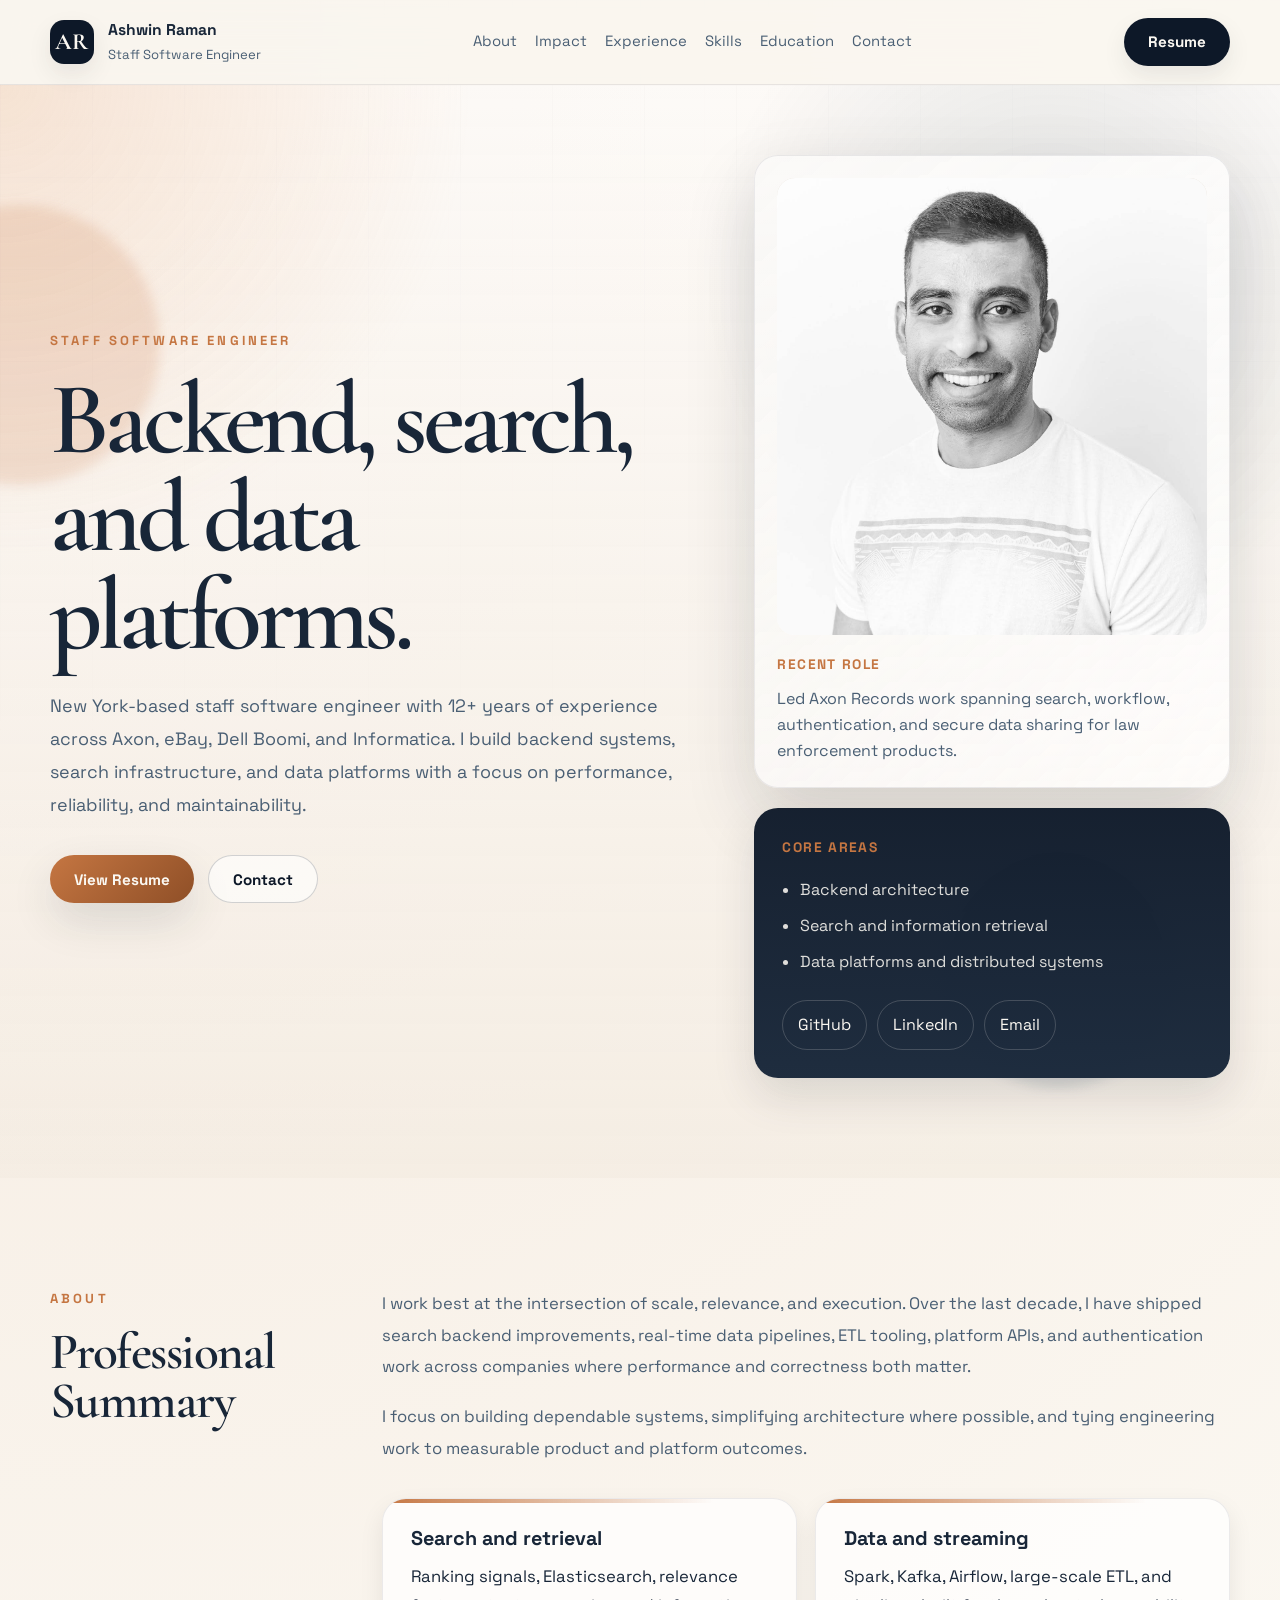
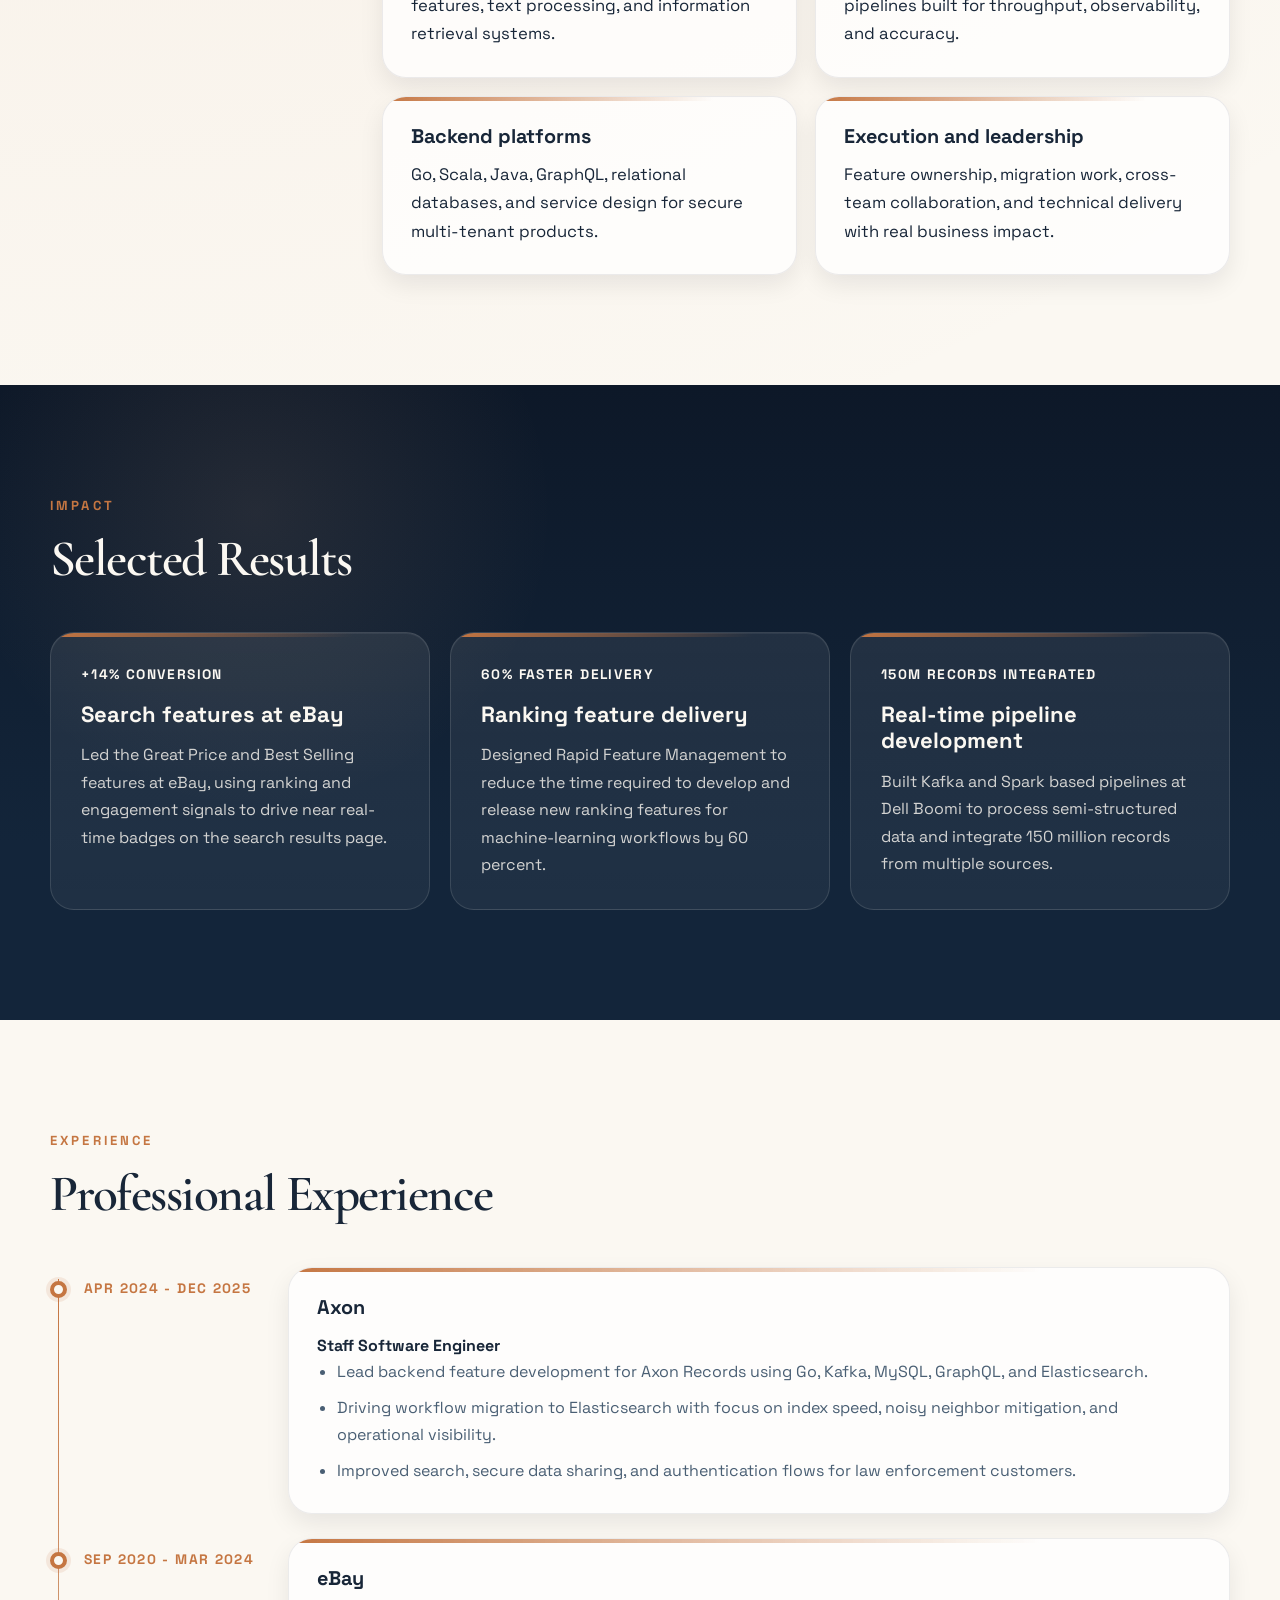
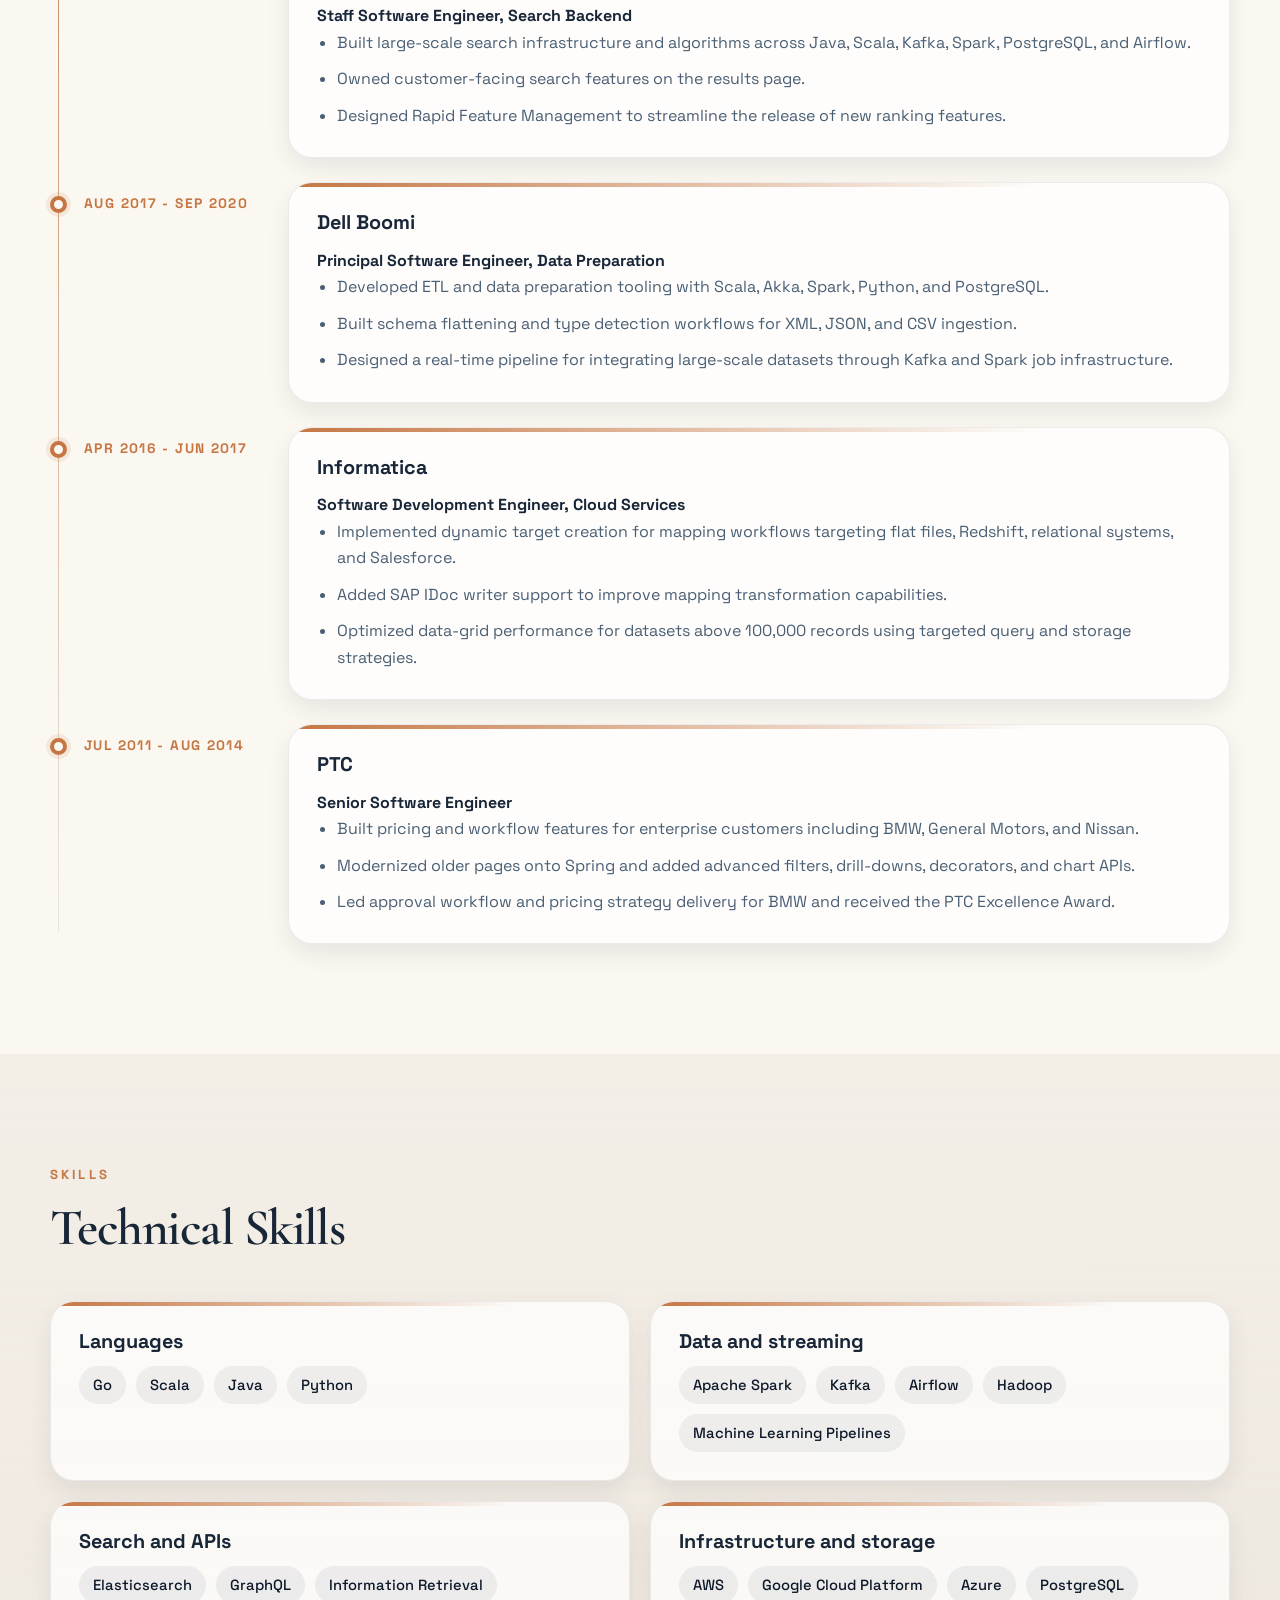
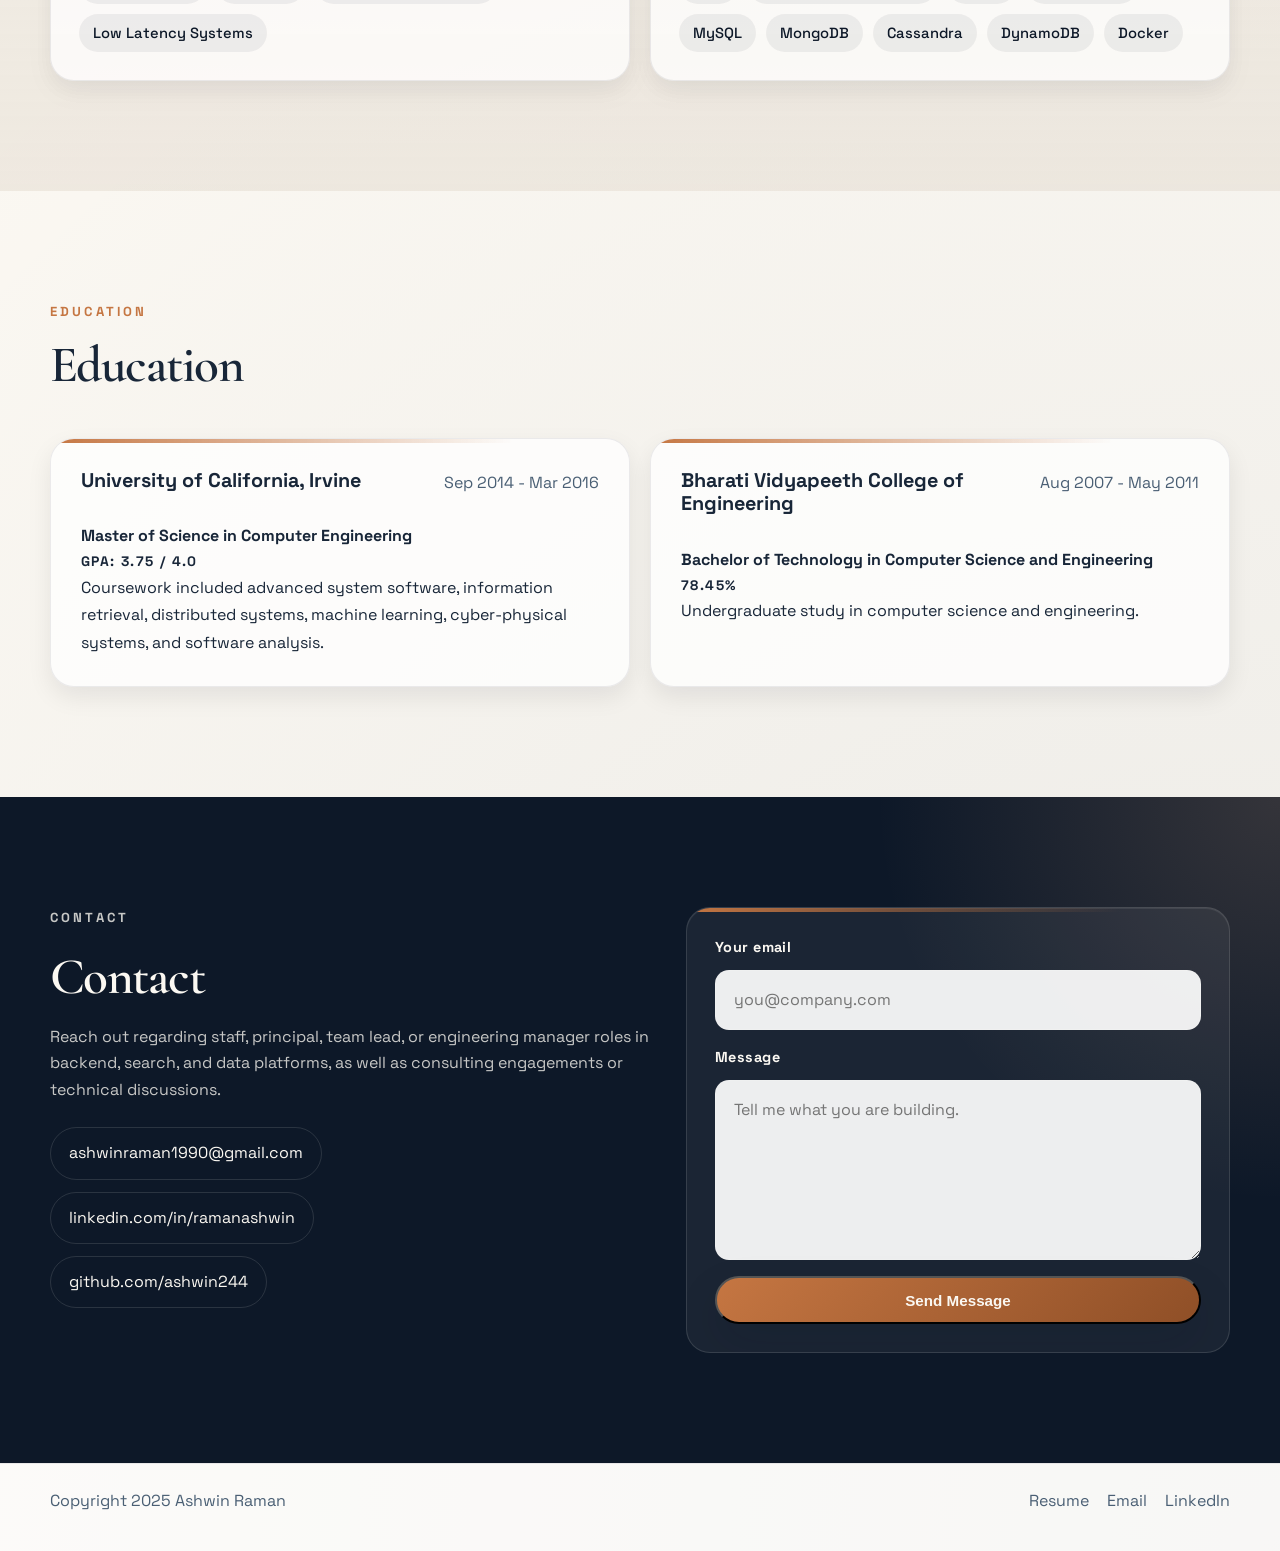
<file: index.html>
<!DOCTYPE html>
<html lang="en">
   <head>
      <meta charset="utf-8">
      <meta http-equiv="X-UA-Compatible" content="IE=edge">
      <meta name="viewport" content="width=device-width, initial-scale=1">
      <title>Ashwin Raman | Staff Software Engineer</title>
      <meta
         name="description"
         content="Ashwin Raman is a staff software engineer focused on search, data platforms, distributed systems, and backend architecture."
      >
      <meta name="author" content="Ashwin Raman">
      <meta property="og:type" content="website">
      <meta property="og:title" content="Ashwin Raman | Staff Software Engineer">
      <meta
         property="og:description"
         content="Professional portfolio for Ashwin Raman, focused on search systems, backend architecture, and data-intensive platforms."
      >
      <meta property="og:image" content="images/self.jpg">
      <link rel="icon" type="image/svg+xml" href="data:image/svg+xml,%3Csvg xmlns='http://www.w3.org/2000/svg' viewBox='0 0 100 100'%3E%3Crect width='100' height='100' rx='24' fill='%230d1a28'/%3E%3Ctext x='50' y='58' font-family='Georgia,serif' font-size='42' font-weight='700' fill='%23f4ede3' text-anchor='middle'%3EAR%3C/text%3E%3C/svg%3E">
      <link rel="preconnect" href="https://fonts.googleapis.com">
      <link rel="preconnect" href="https://fonts.gstatic.com" crossorigin>
      <link href="https://fonts.googleapis.com/css2?family=Cormorant+Garamond:wght@500;600;700&amp;family=Space+Grotesk:wght@400;500;700&amp;display=swap" rel="stylesheet">
      <link href="css/styles.css" rel="stylesheet">
   </head>
   <body>
      <header class="site-header" id="top">
         <div class="site-shell header-shell">
            <a class="brand" href="#top" aria-label="Ashwin Raman home">
               <span class="brand-mark">AR</span>
               <span class="brand-copy">
                  <span class="brand-name">Ashwin Raman</span>
                  <span class="brand-role">Staff Software Engineer</span>
               </span>
            </a>
            <nav class="site-nav" aria-label="Primary">
               <a href="#about">About</a>
               <a href="#impact">Impact</a>
               <a href="#experience">Experience</a>
               <a href="#skills">Skills</a>
               <a href="#education">Education</a>
               <a href="#contact">Contact</a>
            </nav>
            <a class="header-resume" href="images/Resume.pdf" target="_blank" rel="noopener">Resume</a>
         </div>
      </header>

      <main>
         <section class="hero" id="lead">
            <div class="hero-orb hero-orb-a" aria-hidden="true"></div>
            <div class="hero-orb hero-orb-b" aria-hidden="true"></div>
            <div class="hero-grid" aria-hidden="true"></div>
            <div class="site-shell hero-shell">
               <div class="hero-copy">
                  <p class="section-kicker">Staff Software Engineer</p>
                  <h1>Backend, search, and data platforms.</h1>
                  <p class="hero-summary">
                     New York-based staff software engineer with 12+ years of experience across Axon,
                     eBay, Dell Boomi, and Informatica. I build backend systems, search
                     infrastructure, and data platforms with a focus on performance, reliability, and
                     maintainability.
                  </p>
                  <div class="hero-actions">
                     <a class="button button-primary" href="images/Resume.pdf" target="_blank" rel="noopener">View Resume</a>
                     <a class="button button-secondary" href="#contact">Contact</a>
                  </div>
               </div>

               <aside class="hero-panel" aria-label="Profile">
                  <div class="portrait-panel">
                     <div class="portrait-frame">
                        <img src="images/self.jpg" alt="Portrait of Ashwin Raman">
                     </div>
                     <div class="portrait-caption">
                        <p class="caption-label">Recent role</p>
                        <p>
                           Led Axon Records work spanning search, workflow, authentication, and secure
                           data sharing for law enforcement products.
                        </p>
                     </div>
                  </div>
                  <div class="profile-card">
                     <p class="profile-label">Core areas</p>
                     <ul class="profile-list">
                        <li>Backend architecture</li>
                        <li>Search and information retrieval</li>
                        <li>Data platforms and distributed systems</li>
                     </ul>
                     <div class="profile-links">
                        <a href="https://github.com/ashwin244" target="_blank" rel="noopener">GitHub</a>
                        <a href="https://www.linkedin.com/in/ramanashwin" target="_blank" rel="noopener">LinkedIn</a>
                        <a href="mailto:ashwinraman1990@gmail.com">Email</a>
                     </div>
                  </div>
               </aside>
            </div>
         </section>

         <section class="section section-paper" id="about">
            <div class="site-shell section-split">
               <div class="section-intro">
                  <p class="section-kicker">About</p>
                  <h2>Professional Summary</h2>
               </div>
               <div class="section-body">
                  <p>
                     I work best at the intersection of scale, relevance, and execution. Over the last
                     decade, I have shipped search backend improvements, real-time data pipelines, ETL
                     tooling, platform APIs, and authentication work across companies where performance
                     and correctness both matter.
                  </p>
                  <p>
                     I focus on building dependable systems, simplifying architecture where possible,
                     and tying engineering work to measurable product and platform outcomes.
                  </p>
                  <div class="expertise-grid">
                     <article class="expertise-card">
                        <h3>Search and retrieval</h3>
                        <p>Ranking signals, Elasticsearch, relevance features, text processing, and information retrieval systems.</p>
                     </article>
                     <article class="expertise-card">
                        <h3>Data and streaming</h3>
                        <p>Spark, Kafka, Airflow, large-scale ETL, and pipelines built for throughput, observability, and accuracy.</p>
                     </article>
                     <article class="expertise-card">
                        <h3>Backend platforms</h3>
                        <p>Go, Scala, Java, GraphQL, relational databases, and service design for secure multi-tenant products.</p>
                     </article>
                     <article class="expertise-card">
                        <h3>Execution and leadership</h3>
                        <p>Feature ownership, migration work, cross-team collaboration, and technical delivery with real business impact.</p>
                     </article>
                  </div>
               </div>
            </div>
         </section>

         <section class="section section-ink" id="impact">
            <div class="site-shell">
               <div class="section-heading">
                  <p class="section-kicker">Impact</p>
                  <h2>Selected Results</h2>
               </div>
               <div class="impact-grid">
                  <article class="impact-card">
                     <p class="impact-metric">+14% conversion</p>
                     <h3>Search features at eBay</h3>
                     <p>
                        Led the Great Price and Best Selling features at eBay, using ranking and
                        engagement signals to drive near real-time badges on the search results page.
                     </p>
                  </article>
                  <article class="impact-card">
                     <p class="impact-metric">60% faster delivery</p>
                     <h3>Ranking feature delivery</h3>
                     <p>
                        Designed Rapid Feature Management to reduce the time required to develop and
                        release new ranking features for machine-learning workflows by 60 percent.
                     </p>
                  </article>
                  <article class="impact-card">
                     <p class="impact-metric">150M records integrated</p>
                     <h3>Real-time pipeline development</h3>
                     <p>
                        Built Kafka and Spark based pipelines at Dell Boomi to process semi-structured
                        data and integrate 150 million records from multiple sources.
                     </p>
                  </article>
               </div>
            </div>
         </section>

         <section class="section section-paper" id="experience">
            <div class="site-shell">
               <div class="section-heading">
                  <p class="section-kicker">Experience</p>
                  <h2>Professional Experience</h2>
               </div>
               <div class="timeline">
                  <article class="timeline-item">
                     <div class="timeline-date">Apr 2024 - Dec 2025</div>
                     <div class="timeline-card">
                        <h3>Axon</h3>
                        <p class="timeline-role">Staff Software Engineer</p>
                        <ul>
                           <li>Lead backend feature development for Axon Records using Go, Kafka, MySQL, GraphQL, and Elasticsearch.</li>
                           <li>Driving workflow migration to Elasticsearch with focus on index speed, noisy neighbor mitigation, and operational visibility.</li>
                           <li>Improved search, secure data sharing, and authentication flows for law enforcement customers.</li>
                        </ul>
                     </div>
                  </article>
                  <article class="timeline-item">
                     <div class="timeline-date">Sep 2020 - Mar 2024</div>
                     <div class="timeline-card">
                        <h3>eBay</h3>
                        <p class="timeline-role">Staff Software Engineer, Search Backend</p>
                        <ul>
                           <li>Built large-scale search infrastructure and algorithms across Java, Scala, Kafka, Spark, PostgreSQL, and Airflow.</li>
                           <li>Owned customer-facing search features on the results page.</li>
                           <li>Designed Rapid Feature Management to streamline the release of new ranking features.</li>
                        </ul>
                     </div>
                  </article>
                  <article class="timeline-item">
                     <div class="timeline-date">Aug 2017 - Sep 2020</div>
                     <div class="timeline-card">
                        <h3>Dell Boomi</h3>
                        <p class="timeline-role">Principal Software Engineer, Data Preparation</p>
                        <ul>
                           <li>Developed ETL and data preparation tooling with Scala, Akka, Spark, Python, and PostgreSQL.</li>
                           <li>Built schema flattening and type detection workflows for XML, JSON, and CSV ingestion.</li>
                           <li>Designed a real-time pipeline for integrating large-scale datasets through Kafka and Spark job infrastructure.</li>
                        </ul>
                     </div>
                  </article>
                  <article class="timeline-item">
                     <div class="timeline-date">Apr 2016 - Jun 2017</div>
                     <div class="timeline-card">
                        <h3>Informatica</h3>
                        <p class="timeline-role">Software Development Engineer, Cloud Services</p>
                        <ul>
                           <li>Implemented dynamic target creation for mapping workflows targeting flat files, Redshift, relational systems, and Salesforce.</li>
                           <li>Added SAP IDoc writer support to improve mapping transformation capabilities.</li>
                           <li>Optimized data-grid performance for datasets above 100,000 records using targeted query and storage strategies.</li>
                        </ul>
                     </div>
                  </article>
                  <article class="timeline-item">
                     <div class="timeline-date">Jul 2011 - Aug 2014</div>
                     <div class="timeline-card">
                        <h3>PTC</h3>
                        <p class="timeline-role">Senior Software Engineer</p>
                        <ul>
                           <li>Built pricing and workflow features for enterprise customers including BMW, General Motors, and Nissan.</li>
                           <li>Modernized older pages onto Spring and added advanced filters, drill-downs, decorators, and chart APIs.</li>
                           <li>Led approval workflow and pricing strategy delivery for BMW and received the PTC Excellence Award.</li>
                        </ul>
                     </div>
                  </article>
               </div>
            </div>
         </section>

         <section class="section section-wash" id="skills">
            <div class="site-shell">
               <div class="section-heading">
                  <p class="section-kicker">Skills</p>
                  <h2>Technical Skills</h2>
               </div>
               <div class="skill-groups">
                  <article class="skill-group">
                     <h3>Languages</h3>
                     <div class="skill-tags">
                        <span>Go</span>
                        <span>Scala</span>
                        <span>Java</span>
                        <span>Python</span>
                     </div>
                  </article>
                  <article class="skill-group">
                     <h3>Data and streaming</h3>
                     <div class="skill-tags">
                        <span>Apache Spark</span>
                        <span>Kafka</span>
                        <span>Airflow</span>
                        <span>Hadoop</span>
                        <span>Machine Learning Pipelines</span>
                     </div>
                  </article>
                  <article class="skill-group">
                     <h3>Search and APIs</h3>
                     <div class="skill-tags">
                        <span>Elasticsearch</span>
                        <span>GraphQL</span>
                        <span>Information Retrieval</span>
                        <span>Low Latency Systems</span>
                     </div>
                  </article>
                  <article class="skill-group">
                     <h3>Infrastructure and storage</h3>
                     <div class="skill-tags">
                        <span>AWS</span>
                        <span>Google Cloud Platform</span>
                        <span>Azure</span>
                        <span>PostgreSQL</span>
                        <span>MySQL</span>
                        <span>MongoDB</span>
                        <span>Cassandra</span>
                        <span>DynamoDB</span>
                        <span>Docker</span>
                     </div>
                  </article>
               </div>
            </div>
         </section>

         <section class="section section-paper" id="education">
            <div class="site-shell">
               <div class="section-heading">
                  <p class="section-kicker">Education</p>
                  <h2>Education</h2>
               </div>
               <div class="education-grid">
                  <article class="education-card">
                     <div class="education-head">
                        <h3>University of California, Irvine</h3>
                        <p>Sep 2014 - Mar 2016</p>
                     </div>
                     <p class="education-degree">Master of Science in Computer Engineering</p>
                     <p class="education-note">GPA: 3.75 / 4.0</p>
                     <p>
                        Coursework included advanced system software, information retrieval,
                        distributed systems, machine learning, cyber-physical systems, and software analysis.
                     </p>
                  </article>
                  <article class="education-card">
                     <div class="education-head">
                        <h3>Bharati Vidyapeeth College of Engineering</h3>
                        <p>Aug 2007 - May 2011</p>
                     </div>
                     <p class="education-degree">Bachelor of Technology in Computer Science and Engineering</p>
                     <p class="education-note">78.45%</p>
                     <p>
                        Undergraduate study in computer science and engineering.
                     </p>
                  </article>
               </div>
            </div>
         </section>

         <section class="section section-contact" id="contact">
            <div class="site-shell contact-shell">
               <div class="contact-copy">
                  <p class="section-kicker">Contact</p>
                  <h2>Contact</h2>
                  <p>
                     Reach out regarding staff, principal, team lead, or engineering manager roles in
                     backend, search, and data platforms, as well as consulting engagements or
                     technical discussions.
                  </p>
                  <div class="contact-links">
                     <a href="mailto:ashwinraman1990@gmail.com">ashwinraman1990@gmail.com</a>
                     <a href="https://www.linkedin.com/in/ramanashwin" target="_blank" rel="noopener">linkedin.com/in/ramanashwin</a>
                     <a href="https://github.com/ashwin244" target="_blank" rel="noopener">github.com/ashwin244</a>
                  </div>
               </div>
               <div class="contact-panel">
                  <form method="POST" action="https://formspree.io/ashwinraman1990@gmail.com" class="contact-form">
                     <label>
                        <span>Your email</span>
                        <input type="email" name="_replyto" placeholder="you@company.com" required>
                     </label>
                     <label>
                        <span>Message</span>
                        <textarea name="message" placeholder="Tell me what you are building." required></textarea>
                     </label>
                     <input type="hidden" name="_subject" value="Contact request from ashwinraman.com">
                     <button type="submit" class="button button-primary">Send Message</button>
                  </form>
               </div>
            </div>
         </section>
      </main>

      <footer class="site-footer">
         <div class="site-shell footer-shell">
            <p>Copyright 2025 Ashwin Raman</p>
            <div class="footer-links">
               <a href="images/Resume.pdf" target="_blank" rel="noopener">Resume</a>
               <a href="mailto:ashwinraman1990@gmail.com">Email</a>
               <a href="https://www.linkedin.com/in/ramanashwin" target="_blank" rel="noopener">LinkedIn</a>
            </div>
         </div>
      </footer>
   </body>
</html>
</file>
<file: css/styles.css>
:root {
    --ink-950: #0d1828;
    --ink-900: #162538;
    --ink-800: #20344a;
    --ink-700: #39516c;
    --paper: #fbf8f2;
    --paper-strong: #f2eadf;
    --wash: #e5ddd2;
    --line: rgba(13, 24, 40, 0.12);
    --white: #ffffff;
    --text: #182638;
    --text-soft: #4a5f74;
    --accent: #c57642;
    --accent-deep: #8f4f27;
    --accent-soft: #e8b48b;
    --shadow-lg: 0 28px 70px rgba(10, 18, 30, 0.16);
    --shadow-md: 0 18px 44px rgba(10, 18, 30, 0.12);
    --shadow-sm: 0 10px 24px rgba(10, 18, 30, 0.08);
    --radius-xl: 32px;
    --radius-lg: 24px;
    --radius-md: 18px;
    --radius-sm: 14px;
    --shell: min(1180px, calc(100vw - 40px));
    --transition: 220ms ease;
    --font-body: "Space Grotesk", "Helvetica Neue", sans-serif;
    --font-display: "Cormorant Garamond", Georgia, serif;
}

*,
*::before,
*::after {
    box-sizing: border-box;
}

html {
    scroll-behavior: smooth;
}

body {
    margin: 0;
    font-family: var(--font-body);
    color: var(--text);
    background:
        radial-gradient(circle at top left, rgba(197, 118, 66, 0.12), transparent 34%),
        radial-gradient(circle at bottom right, rgba(32, 52, 74, 0.08), transparent 30%),
        var(--paper);
    line-height: 1.65;
}

body::before {
    content: "";
    position: fixed;
    inset: 0;
    background-image:
        linear-gradient(rgba(13, 24, 40, 0.04) 1px, transparent 1px),
        linear-gradient(90deg, rgba(13, 24, 40, 0.04) 1px, transparent 1px);
    background-size: 64px 64px;
    mask-image: linear-gradient(180deg, rgba(0, 0, 0, 0.25), transparent 85%);
    pointer-events: none;
    z-index: -2;
}

img {
    display: block;
    max-width: 100%;
}

a {
    color: inherit;
    text-decoration: none;
}

p,
li {
    font-size: 1rem;
}

h1,
h2,
h3 {
    margin: 0;
    line-height: 0.96;
}

.site-shell {
    width: var(--shell);
    margin: 0 auto;
}

.site-header {
    position: sticky;
    top: 0;
    z-index: 20;
    backdrop-filter: blur(16px);
    background: rgba(251, 248, 242, 0.82);
    border-bottom: 1px solid rgba(13, 24, 40, 0.08);
}

.header-shell {
    display: flex;
    align-items: center;
    justify-content: space-between;
    gap: 24px;
    padding: 18px 0;
}

.brand {
    display: inline-flex;
    align-items: center;
    gap: 14px;
    min-width: 0;
}

.brand-mark {
    display: grid;
    place-items: center;
    width: 44px;
    height: 44px;
    border-radius: 14px;
    background: var(--ink-950);
    color: var(--paper);
    font-family: var(--font-display);
    font-size: 1.45rem;
    font-weight: 700;
    letter-spacing: 0.03em;
    box-shadow: var(--shadow-sm);
}

.brand-copy {
    display: grid;
}

.brand-name {
    font-size: 0.98rem;
    font-weight: 700;
}

.brand-role {
    font-size: 0.82rem;
    color: var(--text-soft);
}

.site-nav {
    display: flex;
    align-items: center;
    gap: 18px;
    overflow-x: auto;
    padding-bottom: 2px;
}

.site-nav a {
    position: relative;
    font-size: 0.93rem;
    color: var(--text-soft);
    white-space: nowrap;
    transition: color var(--transition);
}

.site-nav a::after {
    content: "";
    position: absolute;
    left: 0;
    bottom: -10px;
    width: 100%;
    height: 2px;
    background: linear-gradient(90deg, var(--accent), transparent);
    transform: scaleX(0);
    transform-origin: left;
    transition: transform var(--transition);
}

.site-nav a:hover,
.site-nav a:focus-visible {
    color: var(--ink-950);
}

.site-nav a:hover::after,
.site-nav a:focus-visible::after {
    transform: scaleX(1);
}

.header-resume,
.button {
    display: inline-flex;
    align-items: center;
    justify-content: center;
    gap: 10px;
    min-height: 48px;
    padding: 0 24px;
    border-radius: 999px;
    font-size: 0.95rem;
    font-weight: 700;
    transition:
        transform var(--transition),
        background var(--transition),
        color var(--transition),
        border-color var(--transition),
        box-shadow var(--transition);
}

.header-resume {
    color: var(--paper);
    background: var(--ink-950);
    box-shadow: var(--shadow-sm);
}

.header-resume:hover,
.button:hover {
    transform: translateY(-2px);
}

.button-primary {
    color: var(--paper);
    background: linear-gradient(135deg, var(--accent), var(--accent-deep));
    box-shadow: var(--shadow-md);
}

.button-secondary {
    color: var(--ink-950);
    border: 1px solid rgba(13, 24, 40, 0.18);
    background: rgba(255, 255, 255, 0.6);
}

.section {
    position: relative;
    padding: 110px 0;
}

.section-paper {
    background: transparent;
}

.section-wash {
    background: linear-gradient(180deg, rgba(229, 221, 210, 0.35), rgba(229, 221, 210, 0.56));
}

.section-ink {
    background:
        radial-gradient(circle at 20% 20%, rgba(232, 180, 139, 0.1), transparent 26%),
        linear-gradient(180deg, var(--ink-950), #13253a 72%);
    color: var(--paper);
}

.section-contact {
    background:
        radial-gradient(circle at top right, rgba(232, 180, 139, 0.18), transparent 28%),
        var(--ink-950);
    color: var(--paper);
}

.section-kicker {
    margin: 0 0 18px;
    color: var(--accent);
    font-size: 0.82rem;
    font-weight: 700;
    letter-spacing: 0.24em;
    text-transform: uppercase;
}

.section-heading {
    max-width: 760px;
    margin-bottom: 48px;
}

.section-heading h2,
.section-intro h2 {
    font-family: var(--font-display);
    font-size: clamp(2.7rem, 4vw, 4.5rem);
    font-weight: 600;
    letter-spacing: -0.03em;
}

.hero {
    position: relative;
    overflow: hidden;
    min-height: calc(100vh - 80px);
    padding: 70px 0 100px;
    background:
        radial-gradient(circle at top left, rgba(232, 180, 139, 0.32), transparent 28%),
        radial-gradient(circle at 82% 18%, rgba(33, 53, 73, 0.14), transparent 25%),
        linear-gradient(180deg, rgba(255, 255, 255, 0.7), rgba(242, 234, 223, 0.55));
}

.hero-grid {
    position: absolute;
    inset: 0;
    background-image:
        linear-gradient(rgba(13, 24, 40, 0.05) 1px, transparent 1px),
        linear-gradient(90deg, rgba(13, 24, 40, 0.05) 1px, transparent 1px);
    background-size: 92px 92px;
    opacity: 0.35;
    mask-image: linear-gradient(180deg, rgba(0, 0, 0, 0.55), transparent 90%);
}

.hero-orb {
    position: absolute;
    border-radius: 999px;
    filter: blur(6px);
    animation: drift 14s ease-in-out infinite;
}

.hero-orb-a {
    width: 280px;
    height: 280px;
    left: -120px;
    top: 120px;
    background: rgba(197, 118, 66, 0.18);
}

.hero-orb-b {
    width: 240px;
    height: 240px;
    right: 8%;
    bottom: 90px;
    background: rgba(57, 81, 108, 0.16);
    animation-delay: -5s;
}

.hero-shell {
    position: relative;
    display: grid;
    grid-template-columns: minmax(0, 1.2fr) minmax(320px, 0.88fr);
    gap: 56px;
    align-items: center;
    z-index: 1;
}

.hero-copy h1 {
    max-width: 760px;
    margin-bottom: 24px;
    font-family: var(--font-display);
    font-size: clamp(4rem, 8vw, 6.8rem);
    font-weight: 600;
    letter-spacing: -0.05em;
}

.hero-summary {
    max-width: 680px;
    margin: 0 0 34px;
    font-size: 1.12rem;
    line-height: 1.85;
    color: var(--text-soft);
}

.hero-actions {
    display: flex;
    flex-wrap: wrap;
    gap: 14px;
}

.hero-panel {
    display: grid;
    gap: 20px;
}

.portrait-panel,
.profile-card,
.expertise-card,
.impact-card,
.timeline-card,
.skill-group,
.education-card,
.contact-panel {
    position: relative;
    border-radius: var(--radius-lg);
    overflow: hidden;
}

.portrait-panel {
    padding: 22px;
    background:
        linear-gradient(180deg, rgba(255, 255, 255, 0.82), rgba(255, 255, 255, 0.62)),
        linear-gradient(135deg, rgba(229, 221, 210, 0.9), rgba(255, 255, 255, 0.3));
    border: 1px solid rgba(13, 24, 40, 0.08);
    box-shadow: var(--shadow-lg);
}

.portrait-frame {
    overflow: hidden;
    border-radius: calc(var(--radius-lg) - 6px);
    aspect-ratio: 0.94 / 1;
    background: linear-gradient(180deg, var(--wash), rgba(255, 255, 255, 0.6));
}

.portrait-frame img {
    width: 100%;
    height: 100%;
    object-fit: cover;
    transform: scale(1.01);
}

.portrait-caption {
    display: grid;
    gap: 10px;
    margin-top: 18px;
}

.caption-label,
.profile-label,
.impact-metric,
.timeline-date,
.education-note {
    margin: 0;
    color: var(--accent);
    font-size: 0.86rem;
    font-weight: 700;
    letter-spacing: 0.1em;
    text-transform: uppercase;
}

.portrait-caption p:last-child {
    margin: 0;
    color: var(--text-soft);
}

.profile-card {
    padding: 28px;
    background: linear-gradient(180deg, rgba(13, 24, 40, 0.96), rgba(22, 37, 56, 0.96));
    color: var(--paper);
    box-shadow: var(--shadow-md);
}

.profile-list {
    margin: 18px 0 24px;
    padding-left: 18px;
    color: rgba(251, 248, 242, 0.88);
}

.profile-list li + li {
    margin-top: 10px;
}

.profile-links {
    display: flex;
    flex-wrap: wrap;
    gap: 10px;
}

.profile-links a,
.contact-links a,
.footer-links a {
    color: inherit;
}

.profile-links a {
    padding: 11px 15px;
    border-radius: 999px;
    border: 1px solid rgba(251, 248, 242, 0.18);
    transition: background var(--transition), transform var(--transition);
}

.profile-links a:hover {
    background: rgba(255, 255, 255, 0.08);
    transform: translateY(-2px);
}

.section-split {
    display: grid;
    grid-template-columns: minmax(220px, 0.34fr) minmax(0, 1fr);
    gap: 44px;
    align-items: start;
}

.section-body p {
    margin: 0 0 18px;
    font-size: 1.04rem;
    line-height: 1.9;
    color: var(--text-soft);
}

.expertise-grid {
    display: grid;
    grid-template-columns: repeat(2, minmax(0, 1fr));
    gap: 18px;
    margin-top: 34px;
}

.expertise-card {
    padding: 28px;
    background: rgba(255, 255, 255, 0.72);
    border: 1px solid rgba(13, 24, 40, 0.08);
    box-shadow: var(--shadow-sm);
    transition: transform var(--transition), box-shadow var(--transition), border-color var(--transition);
}

.expertise-card::before,
.impact-card::before,
.timeline-card::before,
.skill-group::before,
.education-card::before,
.contact-panel::before {
    content: "";
    position: absolute;
    left: 0;
    top: 0;
    width: 100%;
    height: 4px;
    background: linear-gradient(90deg, var(--accent), transparent 80%);
}

.expertise-card:hover,
.impact-card:hover,
.timeline-card:hover,
.skill-group:hover,
.education-card:hover {
    transform: translateY(-4px);
    box-shadow: var(--shadow-md);
}

.expertise-card h3,
.impact-card h3,
.timeline-card h3,
.skill-group h3,
.education-card h3 {
    margin-bottom: 12px;
    font-size: 1.24rem;
    line-height: 1.2;
}

.expertise-card p,
.impact-card p,
.timeline-card p,
.education-card p {
    margin: 0;
    color: inherit;
    line-height: 1.72;
}

.impact-grid {
    display: grid;
    grid-template-columns: repeat(3, minmax(0, 1fr));
    gap: 20px;
}

.impact-card {
    padding: 30px;
    background:
        linear-gradient(180deg, rgba(255, 255, 255, 0.06), rgba(255, 255, 255, 0.03)),
        rgba(255, 255, 255, 0.02);
    border: 1px solid rgba(251, 248, 242, 0.12);
    box-shadow: inset 0 1px 0 rgba(255, 255, 255, 0.06);
}

.impact-card h3 {
    margin: 14px 0;
    font-size: 1.38rem;
}

.impact-card p:last-child {
    color: rgba(251, 248, 242, 0.82);
}

.timeline {
    position: relative;
    display: grid;
    gap: 24px;
    padding-left: 34px;
}

.timeline::before {
    content: "";
    position: absolute;
    left: 8px;
    top: 12px;
    bottom: 12px;
    width: 1px;
    background: linear-gradient(180deg, var(--accent), rgba(13, 24, 40, 0.08));
}

.timeline-item {
    position: relative;
    display: grid;
    grid-template-columns: 180px minmax(0, 1fr);
    gap: 24px;
}

.timeline-item::before {
    content: "";
    position: absolute;
    left: -34px;
    top: 14px;
    width: 17px;
    height: 17px;
    border-radius: 999px;
    background: var(--paper);
    border: 4px solid var(--accent);
    box-shadow: 0 0 0 4px rgba(197, 118, 66, 0.12);
}

.timeline-date {
    padding-top: 10px;
}

.timeline-card {
    padding: 28px;
    background: rgba(255, 255, 255, 0.74);
    border: 1px solid rgba(13, 24, 40, 0.08);
    box-shadow: var(--shadow-sm);
}

.timeline-role {
    margin-bottom: 18px;
    color: var(--text-soft);
    font-weight: 700;
}

.timeline-card ul {
    margin: 0;
    padding-left: 20px;
    color: var(--text-soft);
}

.timeline-card li + li {
    margin-top: 10px;
}

.skill-groups {
    display: grid;
    grid-template-columns: repeat(2, minmax(0, 1fr));
    gap: 20px;
}

.skill-group {
    padding: 28px;
    background: rgba(255, 255, 255, 0.72);
    border: 1px solid rgba(13, 24, 40, 0.08);
    box-shadow: var(--shadow-sm);
}

.skill-tags {
    display: flex;
    flex-wrap: wrap;
    gap: 10px;
}

.skill-tags span {
    display: inline-flex;
    align-items: center;
    min-height: 38px;
    padding: 0 14px;
    border-radius: 999px;
    background: rgba(13, 24, 40, 0.06);
    color: var(--ink-950);
    font-size: 0.92rem;
    font-weight: 500;
}

.education-grid {
    display: grid;
    grid-template-columns: repeat(2, minmax(0, 1fr));
    gap: 20px;
}

.education-card {
    padding: 30px;
    background: rgba(255, 255, 255, 0.74);
    border: 1px solid rgba(13, 24, 40, 0.08);
    box-shadow: var(--shadow-sm);
}

.education-head {
    display: flex;
    justify-content: space-between;
    gap: 18px;
    margin-bottom: 18px;
}

.education-head p {
    margin: 0;
    color: var(--text-soft);
    white-space: nowrap;
}

.education-degree {
    margin-bottom: 10px;
    font-weight: 700;
}

.contact-shell {
    display: grid;
    grid-template-columns: minmax(0, 0.95fr) minmax(320px, 0.85fr);
    gap: 28px;
    align-items: start;
}

.contact-copy h2 {
    max-width: 720px;
    margin-bottom: 22px;
    font-family: var(--font-display);
    font-size: clamp(2.8rem, 4vw, 4.4rem);
    font-weight: 600;
    letter-spacing: -0.03em;
}

.contact-copy p {
    max-width: 600px;
    margin: 0 0 24px;
    color: rgba(251, 248, 242, 0.78);
}

.contact-links {
    display: grid;
    gap: 12px;
}

.contact-links a {
    width: fit-content;
    padding: 12px 18px;
    border-radius: 999px;
    border: 1px solid rgba(251, 248, 242, 0.12);
    color: var(--paper);
    transition: background var(--transition), transform var(--transition);
}

.contact-links a:hover {
    background: rgba(255, 255, 255, 0.06);
    transform: translateY(-2px);
}

.contact-panel {
    padding: 28px;
    background: rgba(255, 255, 255, 0.06);
    border: 1px solid rgba(251, 248, 242, 0.12);
    box-shadow: inset 0 1px 0 rgba(255, 255, 255, 0.08);
}

.contact-form {
    display: grid;
    gap: 16px;
}

.contact-form label {
    display: grid;
    gap: 10px;
}

.contact-form span {
    font-size: 0.9rem;
    font-weight: 700;
    letter-spacing: 0.03em;
}

.contact-form input,
.contact-form textarea {
    width: 100%;
    border: 1px solid rgba(251, 248, 242, 0.12);
    border-radius: var(--radius-sm);
    background: rgba(255, 255, 255, 0.92);
    color: var(--ink-950);
    font: inherit;
    padding: 16px 18px;
}

.contact-form textarea {
    min-height: 180px;
    resize: vertical;
}

.contact-form input:focus,
.contact-form textarea:focus {
    outline: 2px solid rgba(232, 180, 139, 0.72);
    outline-offset: 1px;
}

.site-footer {
    border-top: 1px solid rgba(13, 24, 40, 0.08);
    background: rgba(255, 255, 255, 0.64);
}

.footer-shell {
    display: flex;
    align-items: center;
    justify-content: space-between;
    gap: 24px;
    padding: 24px 0 36px;
}

.site-footer p {
    margin: 0;
    color: var(--text-soft);
}

.footer-links {
    display: flex;
    flex-wrap: wrap;
    gap: 18px;
    color: var(--text-soft);
}

.footer-links a:hover {
    color: var(--ink-950);
}

@keyframes drift {
    0%,
    100% {
        transform: translate3d(0, 0, 0);
    }

    50% {
        transform: translate3d(0, -24px, 0);
    }
}

@media (max-width: 1120px) {
    .hero-shell,
    .section-split,
    .contact-shell,
    .education-grid {
        grid-template-columns: 1fr;
    }

    .hero-copy h1 {
        max-width: none;
    }

    .section-intro {
        max-width: 620px;
    }

    .hero-panel {
        max-width: 620px;
    }
}

@media (max-width: 920px) {
    .header-shell {
        flex-wrap: wrap;
    }

    .site-nav {
        order: 3;
        width: 100%;
        padding-bottom: 6px;
    }

    .hero {
        padding-top: 44px;
    }

    .impact-grid,
    .skill-groups,
    .education-grid,
    .expertise-grid {
        grid-template-columns: 1fr;
    }

    .timeline-item {
        grid-template-columns: 1fr;
        gap: 12px;
    }

    .timeline-date {
        padding-top: 0;
    }
}

@media (max-width: 720px) {
    .section {
        padding: 84px 0;
    }

    .site-shell {
        width: min(100vw - 28px, 1180px);
    }

    .hero-copy h1,
    .section-heading h2,
    .section-intro h2,
    .contact-copy h2 {
        font-size: clamp(2.9rem, 16vw, 4.2rem);
    }

    .portrait-panel,
    .profile-card,
    .impact-card,
    .timeline-card,
    .skill-group,
    .education-card,
    .contact-panel {
        border-radius: 22px;
    }

    .footer-shell {
        flex-direction: column;
        align-items: flex-start;
        padding-bottom: 28px;
    }
}

@media (max-width: 560px) {
    .header-resume {
        width: 100%;
    }

    .brand {
        width: 100%;
    }

    .hero-actions,
    .profile-links {
        flex-direction: column;
    }

    .button,
    .profile-links a,
    .contact-links a {
        width: 100%;
    }

    .timeline {
        padding-left: 24px;
    }

    .timeline::before {
        left: 5px;
    }

    .timeline-item::before {
        left: -24px;
    }

    .education-head {
        flex-direction: column;
    }
}

@media (prefers-reduced-motion: reduce) {
    *,
    *::before,
    *::after {
        animation: none !important;
        transition: none !important;
        scroll-behavior: auto !important;
    }
}
</file>
